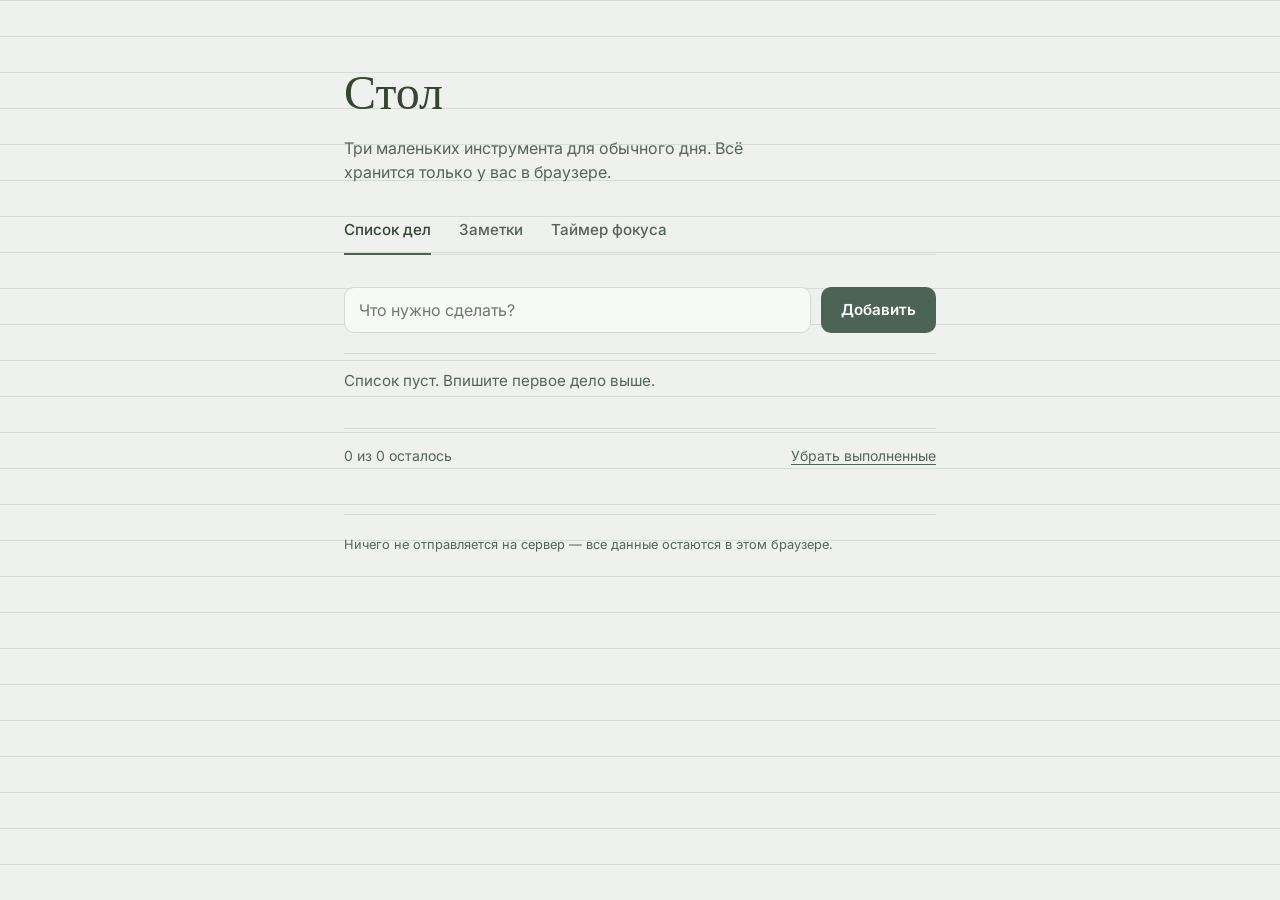
<file: index.html>
<!DOCTYPE html>
<html lang="ru">
<head>
  <meta charset="UTF-8" />
  <meta name="viewport" content="width=device-width, initial-scale=1.0" />
  <title>Стол — три маленьких инструмента</title>
  <meta name="description" content="Список дел, заметки и таймер фокуса в одном тихом уголке браузера." />
  <link rel="icon" href="data:image/svg+xml,<svg xmlns=%22http://www.w3.org/2000/svg%22 viewBox=%220 0 100 100%22><rect width=%22100%22 height=%22100%22 rx=%2222%22 fill=%22%234B6455%22/></svg>" />
  <link rel="preconnect" href="https://fonts.googleapis.com" />
  <link rel="preconnect" href="https://fonts.gstatic.com" crossorigin />
  <link href="https://fonts.googleapis.com/css2?family=Fraunces:opsz,wght@9..144,400;9..144,500;9..144,600&family=Inter:wght@400;500;600&display=swap" rel="stylesheet" />
  <link rel="stylesheet" href="css/style.css" />
</head>
<body>

  <div class="desk">

    <header class="desk__header">
      <h1 class="desk__title">Стол</h1>
      <p class="desk__subtitle">Три маленьких инструмента для обычного дня. Всё хранится только у вас в браузере.</p>
    </header>

    <nav class="tabs" aria-label="Инструменты">
      <button class="tabs__item is-active" data-tab="todo" role="tab" aria-selected="true">Список дел</button>
      <button class="tabs__item" data-tab="notes" role="tab" aria-selected="false">Заметки</button>
      <button class="tabs__item" data-tab="timer" role="tab" aria-selected="false">Таймер фокуса</button>
    </nav>

    <main class="panels">

      <!-- Список дел -->
      <section class="panel is-active" id="panel-todo" role="tabpanel">
        <form class="todo-form" id="todo-form">
          <input
            type="text"
            id="todo-input"
            class="field"
            placeholder="Что нужно сделать?"
            autocomplete="off"
            maxlength="140"
          />
          <button type="submit" class="btn">Добавить</button>
        </form>

        <ul class="todo-list" id="todo-list"></ul>

        <p class="empty-state" id="todo-empty">Список пуст. Впишите первое дело выше.</p>

        <div class="panel-footer" id="todo-footer" hidden>
          <span id="todo-count">0 дел</span>
          <button class="link-btn" id="todo-clear-done" type="button">Убрать выполненные</button>
        </div>
      </section>

      <!-- Заметки -->
      <section class="panel" id="panel-notes" role="tabpanel">
        <textarea
          id="notes-area"
          class="notes-area"
          placeholder="Пишите здесь всё, что нужно держать под рукой — мысли, ссылки, черновики…"
          spellcheck="false"
        ></textarea>
        <div class="panel-footer">
          <span id="notes-status">Сохранено</span>
          <button class="link-btn" id="notes-clear" type="button">Очистить</button>
        </div>
      </section>

      <!-- Таймер фокуса -->
      <section class="panel" id="panel-timer" role="tabpanel">
        <div class="timer">
          <div class="timer__display" id="timer-display">25:00</div>

          <div class="timer__lengths" id="timer-lengths">
            <button class="chip is-active" data-minutes="25" type="button">25 мин</button>
            <button class="chip" data-minutes="15" type="button">15 мин</button>
            <button class="chip" data-minutes="5" type="button">5 мин</button>
          </div>

          <div class="timer__controls">
            <button class="btn" id="timer-toggle" type="button">Начать</button>
            <button class="link-btn" id="timer-reset" type="button">Сбросить</button>
          </div>

          <p class="timer__note" id="timer-note">Один спокойный отрезок времени — без уведомлений и лишнего шума.</p>
        </div>
      </section>

    </main>

    <footer class="desk__foot">
      <span>Ничего не отправляется на сервер — все данные остаются в этом браузере.</span>
    </footer>

  </div>

  <script src="js/app.js"></script>
</body>
</html>
</file>
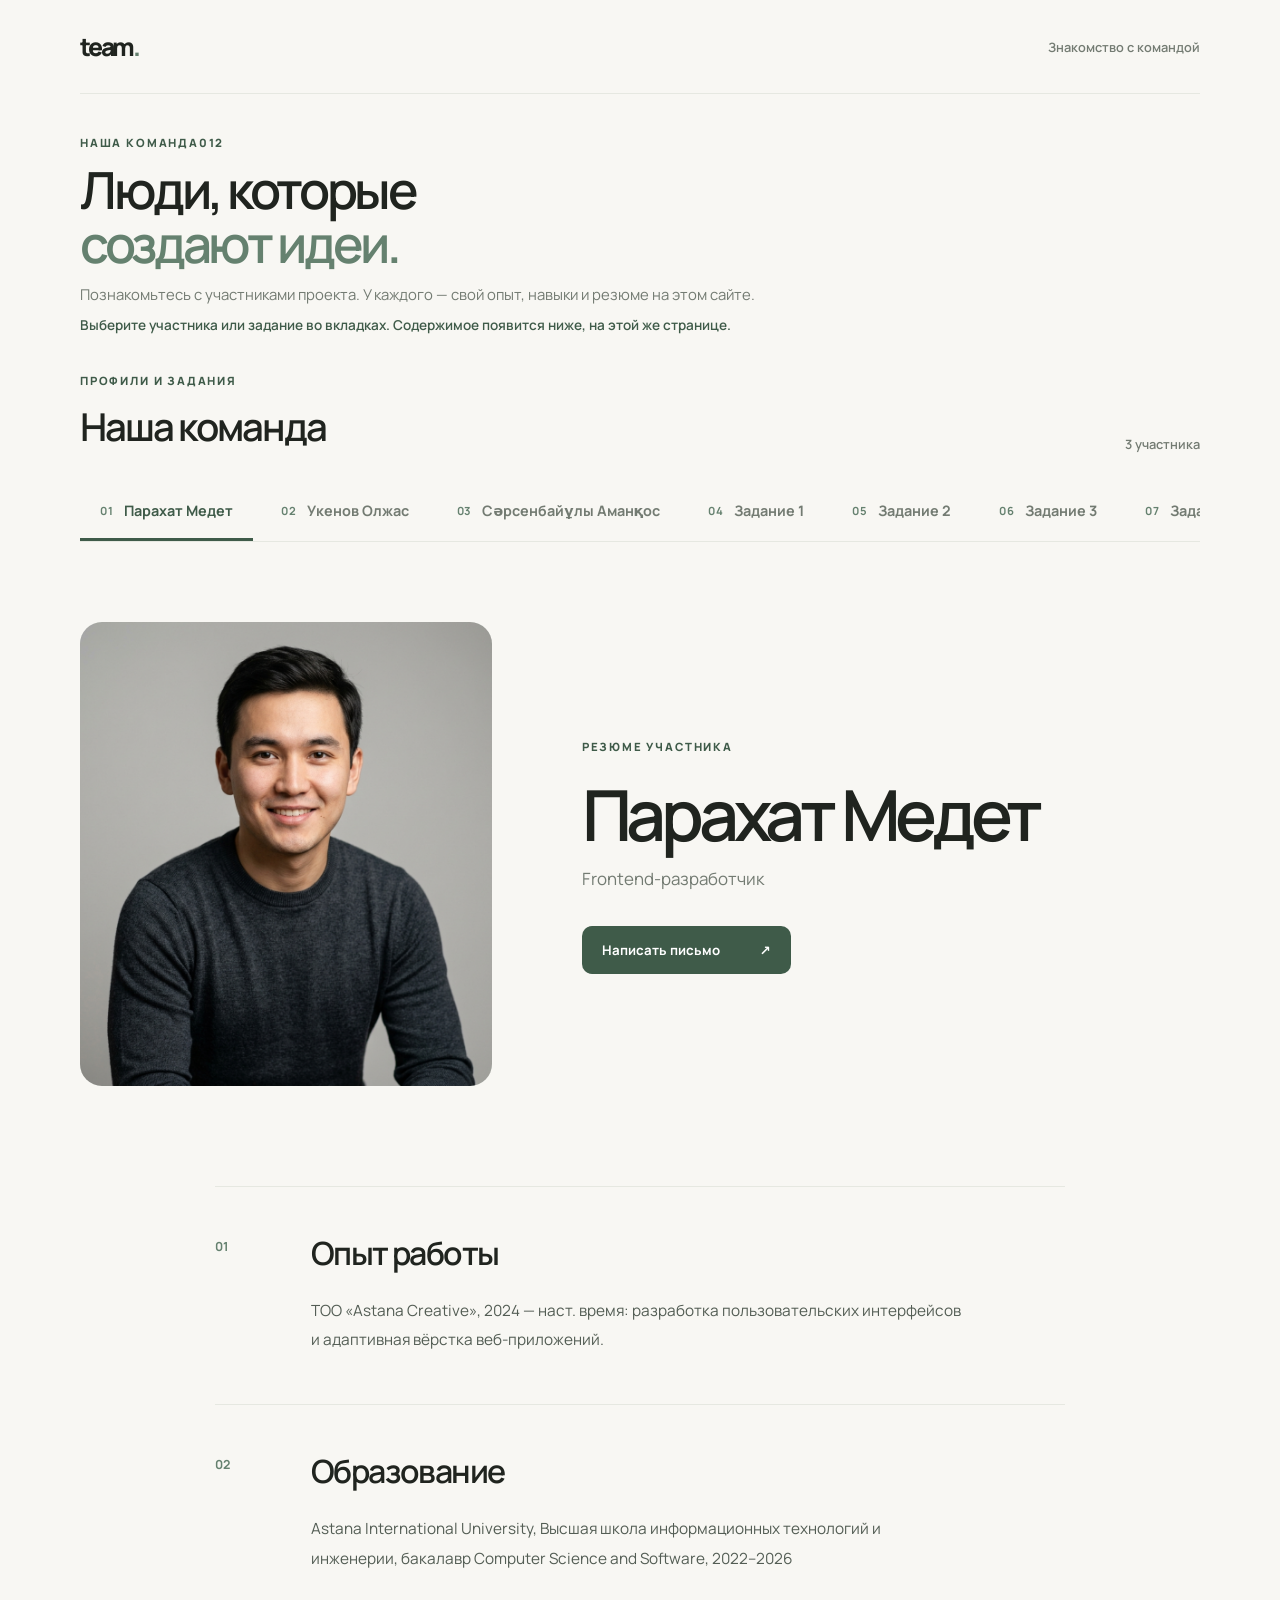
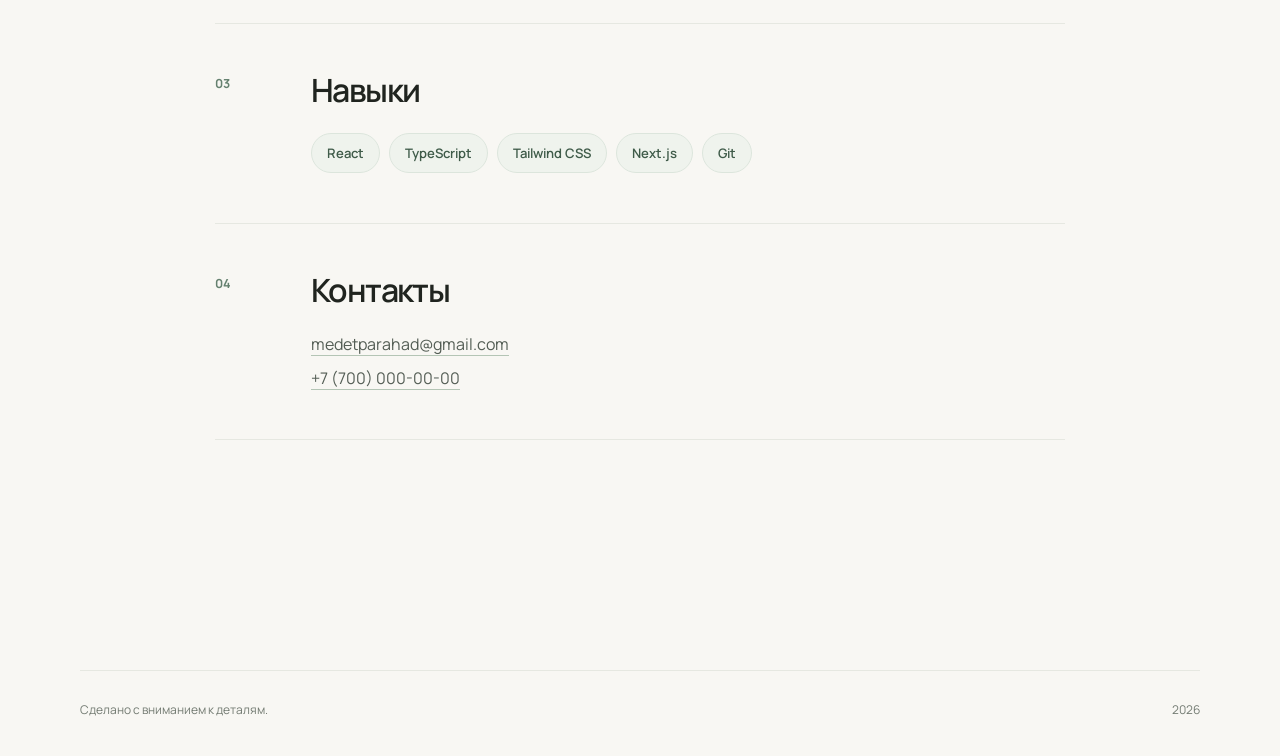
<file: site2_resume/team-site/index.html>
<!DOCTYPE html>
<html lang="ru">
<head>
<meta charset="UTF-8">
<meta name="viewport" content="width=device-width, initial-scale=1.0">
<title>Наша команда</title>
<link rel="icon" href="favicon.svg" type="image/svg+xml">
<link href="https://fonts.googleapis.com/css2?family=Manrope:wght@400;500;600;700;800&display=swap" rel="stylesheet">
<link rel="stylesheet" href="style.css?v=8">
<link rel="stylesheet" href="api-lab.css?v=6">
<link rel="stylesheet" href="users-lab.css?v=4">
</head>
<body>
<div class="site-shell">
  <header class="site-header page-enter">
    <a class="brand" href="index.html">team<span class="brand-dot">.</span></a>
    <span class="header-caption">Знакомство с командой</span>
  </header>

  <main>
    <section class="team-overview page-enter">
      <span class="eyebrow">НАША КОМАНДА012</span>
      <h1>Люди, которые<br><span>создают идеи.</span></h1>
      <p class="subtitle">Познакомьтесь с участниками проекта. У каждого — свой опыт, навыки и резюме на этом сайте.</p>
      <p class="tab-hint">Выберите участника или задание во вкладках. Содержимое появится ниже, на этой же странице.</p>
    </section>

    <section class="team-section" aria-labelledby="team-heading">
      <div class="section-heading">
        <div>
          <span class="eyebrow">ПРОФИЛИ И ЗАДАНИЯ</span>
          <h2 id="team-heading">Наша команда</h2>
        </div>
        <span class="people-count" id="people-count"></span>
      </div>

      <div class="tabs" id="tabs" role="tablist" aria-label="Резюме и задания"></div>

      <div class="profile-main" id="panel" role="tabpanel" tabindex="0" hidden></div>

      <section class="dom-demo" id="task-1" role="tabpanel" aria-labelledby="tab-task1" tabindex="0" hidden>
        <span class="eyebrow">JAVASCRIPT · DOM</span>
        <h2 id="task-1-title">1-тапсырма</h2>
        <p class="dom-demo-intro">Нажимайте на кнопки: текст появится, элементы добавятся или удалятся. На созданный абзац тоже можно нажать.</p>
        <div class="dom-demo-grid task-one-grid">
          <div class="dom-demo-card">
            <span class="demo-number">01 / ТЕКСТ</span>
            <h3>Найти по ID и изменить</h3>
            <p class="demo-result" id="greeting" aria-live="polite">Здесь появится новый текст.</p>
            <button class="demo-button" id="change-greeting" type="button">Показать «Сәлем, әлем!»</button>
          </div>
          <div class="dom-demo-card">
            <span class="demo-number">02 / ЭЛЕМЕНТЫ</span>
            <h3>Добавить и удалить</h3>
            <div class="demo-actions">
              <button class="demo-button" id="add-div" type="button">Добавить новый div</button>
              <button class="demo-button demo-button-secondary" id="remove-div" type="button" disabled>Удалить новый div</button>
            </div>
            <p class="demo-note" id="new-div-status" aria-live="polite">Новый текст появится здесь после нажатия.</p>
            <div id="new-div-container" aria-live="polite"></div>
            <div class="old-element">Я — элемент с классом old-element.</div>
            <button class="demo-button demo-button-secondary" id="remove-old" type="button">Удалить old-element</button>
            <p class="demo-note" id="removed-status" aria-live="polite"></p>
          </div>
          <div class="dom-demo-card">
            <span class="demo-number">03 / АБЗАЦ</span>
            <h3>Создать и изменить</h3>
            <button class="demo-button" id="create-paragraph" type="button">Создать абзац</button>
            <p class="demo-note">После создания нажмите на абзац: изменятся цвет и размер текста.</p>
            <div id="changeable-paragraph"></div>
          </div>
        </div>
      </section>

      <section class="dom-demo" id="task-2" role="tabpanel" aria-labelledby="tab-task2" tabindex="0" hidden>
        <span class="eyebrow">JAVASCRIPT · DOM</span>
        <h2 id="task-2-title">2-тапсырма</h2>
        <p class="dom-demo-intro">Нажмите на кнопку, чтобы добавить или удалить класс active. Список классов обновится ниже и в консоли браузера.</p>
        <div class="dom-demo-grid task-two-grid">
          <div class="dom-demo-card">
            <span class="demo-number">01 / КЛАССЫ</span>
            <h3>Кластарды басқару</h3>
            <p class="demo-label">Состояние элемента</p>
            <div class="class-target" id="class-target">active класын ауыстырыңыз</div>
            <button class="demo-button" id="toggle-active" type="button">Добавить класс active</button>
            <p class="demo-label">Текущий список классов</p>
            <p class="class-list" id="class-list" aria-live="polite"></p>
          </div>
        </div>
      </section>

      <section class="dom-demo" id="task-3" role="tabpanel" aria-labelledby="tab-task3" tabindex="0" hidden>
        <span class="eyebrow">JAVASCRIPT · DOM</span>
        <h2>3-тапсырма · Таблица</h2>
        <p class="dom-demo-intro">Задайте размер таблицы. Нажмите на заголовок строки или столбца, чтобы окрасить только его. Повторное нажатие снимает окраску.</p>
        <div class="dom-demo-card table-card">
          <form class="table-settings" id="table-settings">
            <label>Строки <input id="table-rows" type="number" min="1" max="20" value="5" required></label>
            <label>Столбцы <input id="table-columns" type="number" min="1" max="20" value="5" required></label>
            <button class="demo-button" type="submit">Создать таблицу</button>
          </form>
          <p class="demo-note" id="table-status" role="status">Выберите количество строк и столбцов от 1 до 20.</p>
          <div class="table-scroll" id="table-container"></div>
        </div>
      </section>

      <section class="dom-demo" id="task-4" role="tabpanel" aria-labelledby="tab-task4" tabindex="0" hidden>
        <span class="eyebrow">JAVASCRIPT · DOM</span>
        <h2>4-тапсырма · Тема</h2>
        <p class="dom-demo-intro">Переключите тему сайта. Выбранный режим сохранится после обновления страницы.</p>
        <div class="dom-demo-card theme-card">
          <div>
            <span class="demo-number">НАСТРОЙКА ОФОРМЛЕНИЯ</span>
            <h3>Тёмная тема</h3>
            <p class="demo-note" id="theme-status" role="status">Сейчас включена светлая тема.</p>
          </div>
          <label class="theme-switch">
            <input id="theme-toggle" type="checkbox" role="switch" aria-label="Включить тёмную тему">
            <span class="theme-switch-track" aria-hidden="true"></span>
          </label>
        </div>
      </section>

      <section class="dom-demo api-lab" id="task-5" role="tabpanel" aria-labelledby="tab-task5" tabindex="0" hidden>
        <div class="shop-header">
          <div>
            <span class="eyebrow">ЗАДАНИЕ 5 · CRUD/API</span>
            <h2>Товары</h2>
          </div>
          <button id="open-product-form" class="api-button" type="button">+ Добавить товар</button>
        </div>
        <p class="shop-hint">Добавляйте, изменяйте и удаляйте товары. Изменения на этой странице сохраняются до перезагрузки.</p>

        <dialog id="product-editor-dialog" class="product-dialog editor-dialog" aria-labelledby="form-title">
        <form id="product-form" class="product-editor">
          <div class="editor-heading">
            <h3 id="form-title">Добавить товар</h3>
            <button id="cancel-edit" class="dialog-close" type="button" aria-label="Закрыть окно">×</button>
          </div>
          <div class="editor-fields">
            <label>Название <input id="product-title" type="text" maxlength="80" required autofocus placeholder="Например, Учебный блокнот"></label>
            <label>Цена, $ <input id="product-price" type="number" min="0.01" max="100000" step="0.01" required placeholder="25.00"></label>
            <label>Ссылка на картинку <input id="product-image-url" type="url" placeholder="https://example.com/image.jpg"></label>
            <label>Или загрузить картинку <input id="product-image-file" type="file" accept="image/*"></label>
            <label class="description-field">Описание <textarea id="product-description" rows="4" maxlength="500" required placeholder="Расскажите о товаре"></textarea></label>
          </div>
          <p class="editor-note">По умолчанию карточки получают разные изображения Шрека. Можно указать другую картинку по ссылке или загрузить файл. Загруженный файл останется только в этом браузере до перезагрузки.</p>
          <p id="product-form-error" class="editor-error" role="alert" hidden></p>
          <button class="api-button" id="save-product" type="submit">Добавить товар</button>
        </form>
        </dialog>

        <dialog id="product-details-dialog" class="product-dialog details-dialog" aria-labelledby="product-details-title">
          <div class="details-toolbar">
            <span class="eyebrow">ПОДРОБНОСТИ ТОВАРА</span>
            <button id="close-product-details" class="dialog-close" type="button" aria-label="Закрыть подробности" autofocus>×</button>
          </div>
          <div class="product-details-layout">
            <div class="details-image-wrap"><img id="product-details-image" class="details-image" alt=""></div>
            <div class="details-info">
              <h2 id="product-details-title"></h2>
              <p id="product-details-price" class="details-price"></p>
              <h3>Описание</h3>
              <p id="product-details-description" class="details-description"></p>
            </div>
          </div>
          <section class="product-reviews" aria-labelledby="product-reviews-title">
            <div class="reviews-heading">
              <h3 id="product-reviews-title">Отзывы</h3>
              <span class="reviews-label">Демонстрационные</span>
            </div>
            <div id="product-review-list" class="review-list"></div>
          </section>
        </dialog>

        <p id="product-message" class="shop-message" role="status">Загрузка товаров…</p>
        <div id="product-list" class="product-list"></div>
      </section>

      <section class="dom-demo users-lab" id="task-6" role="tabpanel" aria-labelledby="tab-task6" tabindex="0" hidden>
        <span class="eyebrow">ЗАДАНИЕ 6 · GET /users/:id И /todos/user/:id</span>
        <h2>Задачи и авторы</h2>
        <p class="dom-demo-intro">Найдите пользователя или отдельную задачу по ID. ID задачи указан рядом с галочкой, ID автора — рядом с ником. Нажмите на ник, чтобы открыть профиль и его задачи.</p>
        <div class="todo-app" data-mode="lookup"></div>
      </section>

      <section class="dom-demo users-lab" id="task-7" role="tabpanel" aria-labelledby="tab-task7" tabindex="0" hidden>
        <span class="eyebrow">ЗАДАНИЕ 7 · ФИЛЬТР</span>
        <h2>Фильтр задач</h2>
        <p class="dom-demo-intro">Отберите задачи по автору, тексту и состоянию: все, выполненные или невыполненные.</p>
        <div class="todo-app" data-mode="filter"></div>
      </section>

      <section class="dom-demo users-lab" id="task-8" role="tabpanel" aria-labelledby="tab-task8" tabindex="0" hidden>
        <span class="eyebrow">ЗАДАНИЕ 8 · СОРТИРОВКА</span>
        <h2>Сортировка задач</h2>
        <p class="dom-demo-intro">Упорядочьте задачи по названию, автору, ID или выполнению. Сортировка работает вместе с фильтрами.</p>
        <div class="todo-app" data-mode="sort"></div>
      </section>

      <dialog id="user-details-dialog" class="user-dialog" aria-label="Профиль автора и его задачи">
        <div class="user-dialog-layout">
          <div class="user-profile-pane" id="user-details-content"></div>
          <div class="user-tasks-pane">
            <div class="user-dialog-header">
              <h3>Задачи автора</h3>
              <button id="close-user-details" type="button" aria-label="Закрыть окно">×</button>
            </div>
            <div class="user-dialog-filters">
              <select id="modal-task-status" aria-label="Фильтр задач автора"><option value="all">Все</option><option value="open">Не выполнены</option><option value="done">Выполнены</option></select>
              <select id="modal-task-sort" aria-label="Сортировка задач автора"><option value="id">По ID</option><option value="title">По названию</option><option value="status">По выполнению</option></select>
              <button id="modal-add-task" type="button" title="Добавить задачу" aria-label="Добавить задачу">+</button>
            </div>
            <p id="modal-task-count" class="todo-count" role="status"></p>
            <div id="modal-task-list" class="todo-list"></div>
          </div>
        </div>
      </dialog>

      <dialog id="todo-editor-dialog" class="todo-editor-dialog" aria-labelledby="todo-editor-title">
        <form id="todo-editor-form">
          <h3 id="todo-editor-title">Новая задача</h3>
          <label class="todo-editor-text">Текст задачи <input id="todo-editor-text" type="text" maxlength="200" required placeholder="Напишите задачу"></label>
          <p id="todo-editor-error" class="todo-editor-error" role="alert" hidden></p>
          <div class="todo-editor-actions">
            <label for="todo-editor-user-id">ID пользователя <input id="todo-editor-user-id" type="number" min="1" step="1" required></label>
            <button id="todo-editor-cancel" type="button">Отмена</button>
            <button id="todo-editor-save" type="submit">Сохранить</button>
          </div>
        </form>
      </dialog>
    </section>
  </main>

  <footer class="site-footer"><span>Сделано с вниманием к деталям.</span><span>2026</span></footer>
</div>

<!-- data.js — здесь редактируется информация о людях -->
<script src="data.js"></script>
<script src="script.js?v=12"></script>
<script src="dom-task.js?v=10"></script>
<script src="api-lab.js?v=7"></script>
<script src="users-lab.js?v=6"></script>
</body>
</html>
</file>
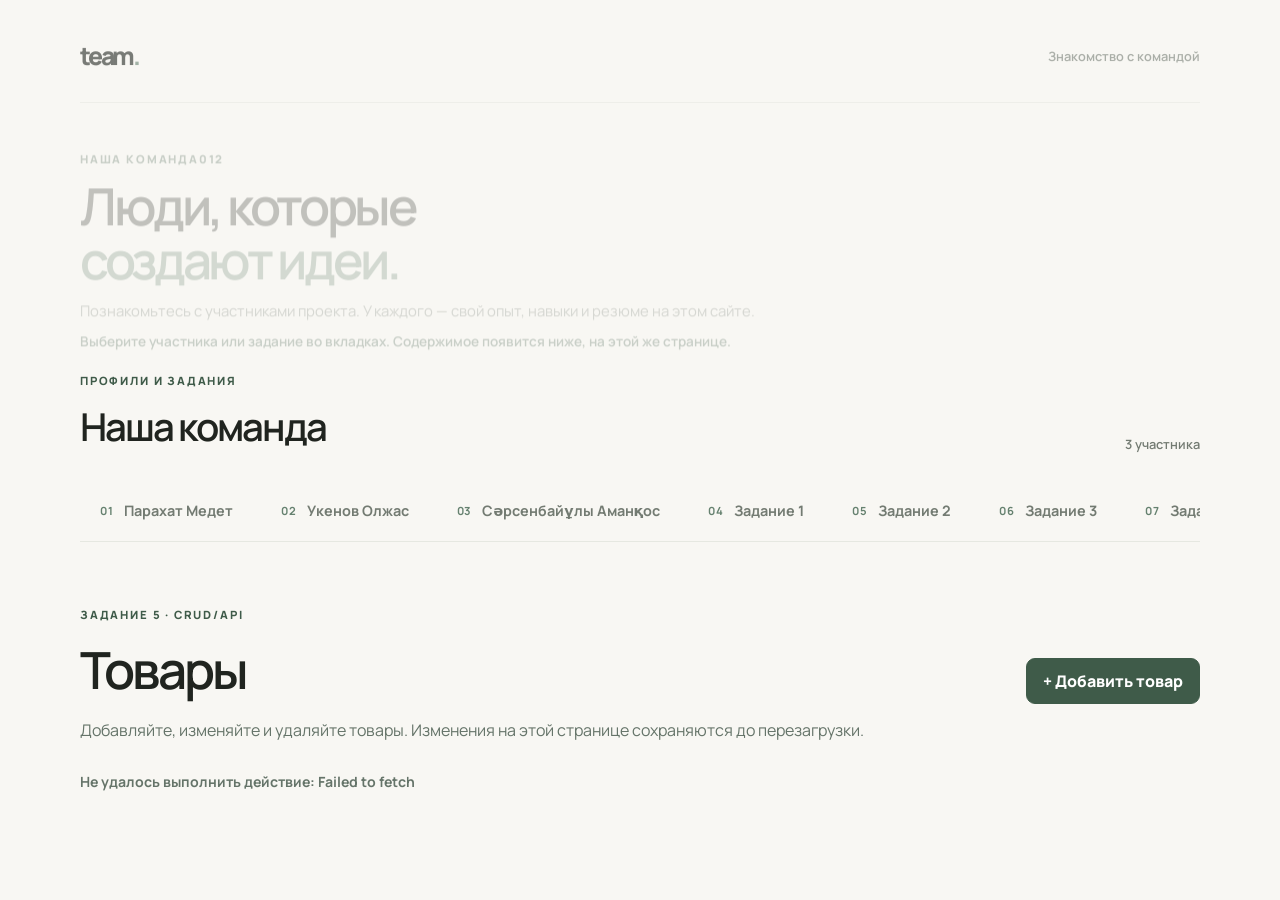
<file: site2_resume/team-site/api-lab.html>
<!doctype html>
<html lang="ru">
<head>
  <meta charset="UTF-8">
  <meta name="viewport" content="width=device-width, initial-scale=1">
  <meta http-equiv="refresh" content="0; url=index.html?view=task5">
  <title>Переход к заданию 5</title>
</head>
<body>
  <p><a href="index.html?view=task5">Открыть задание 5 CRUD/API</a></p>
</body>
</html>
</file>
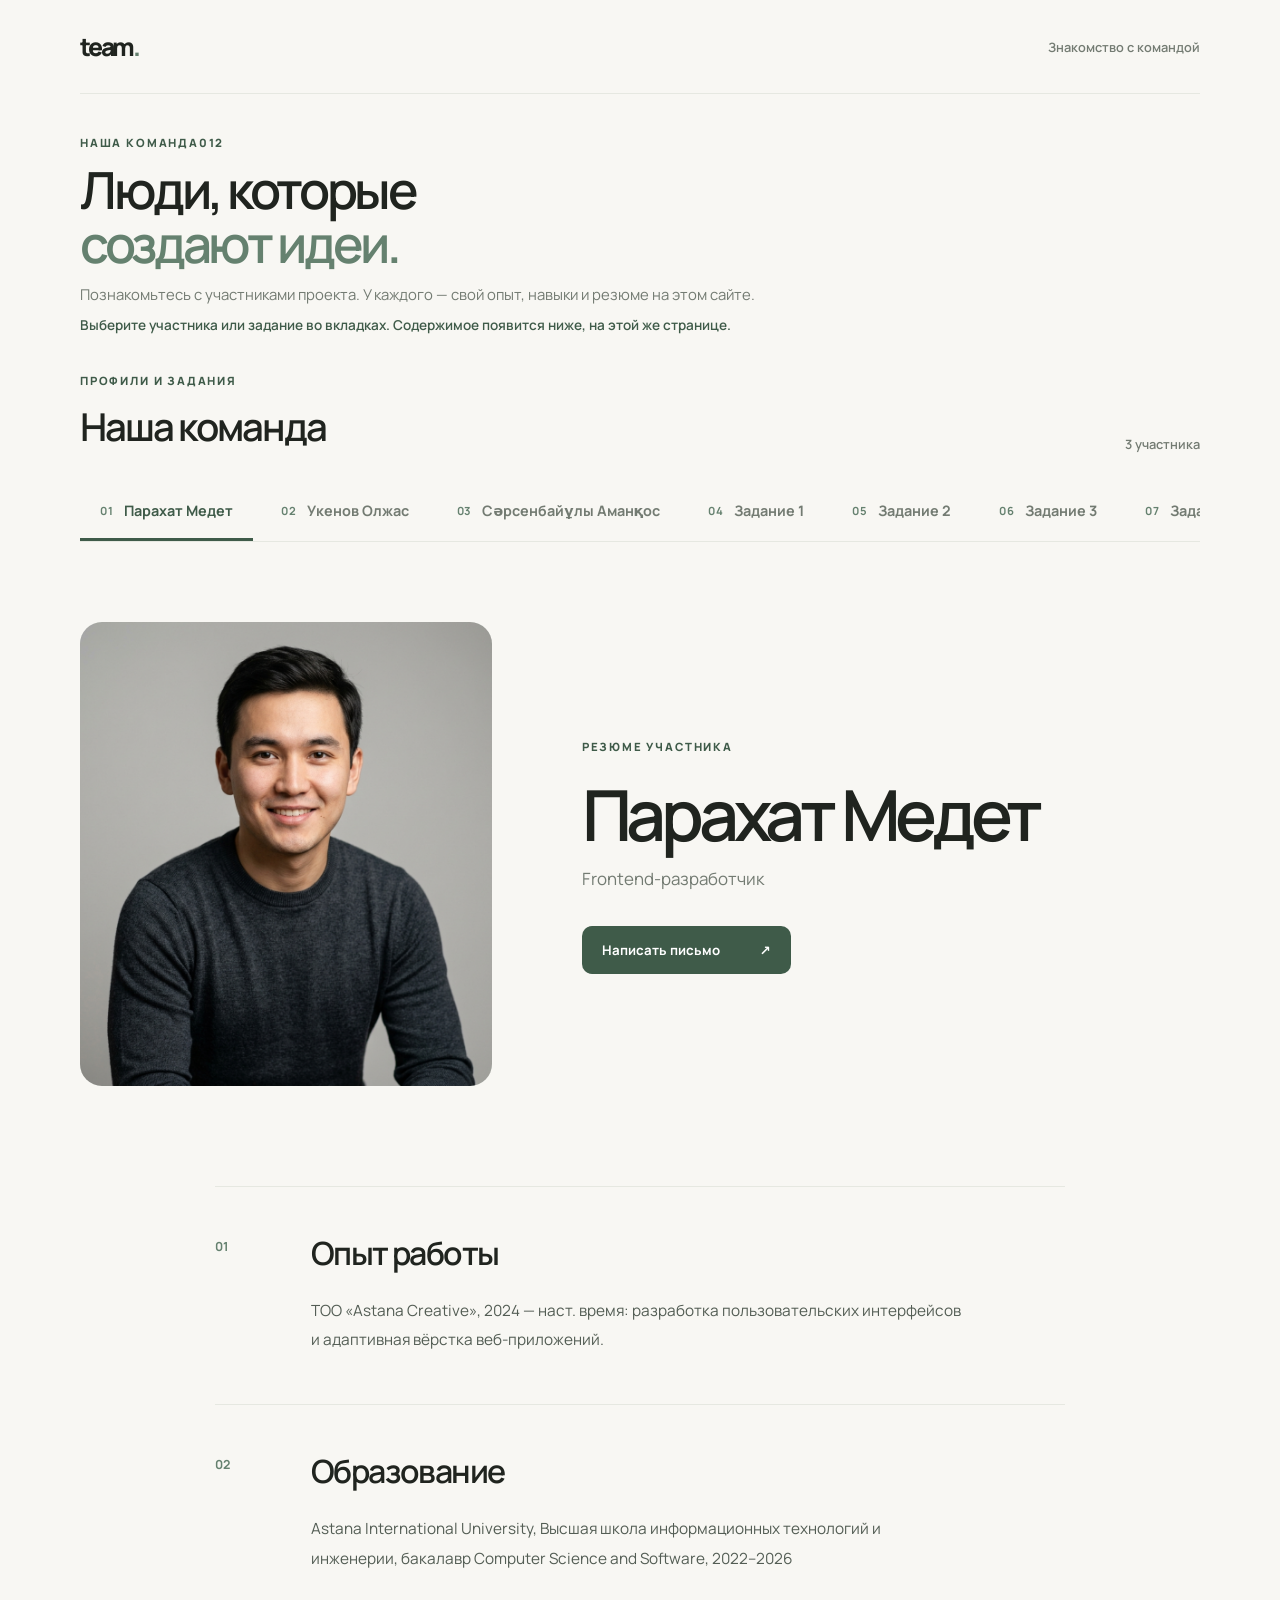
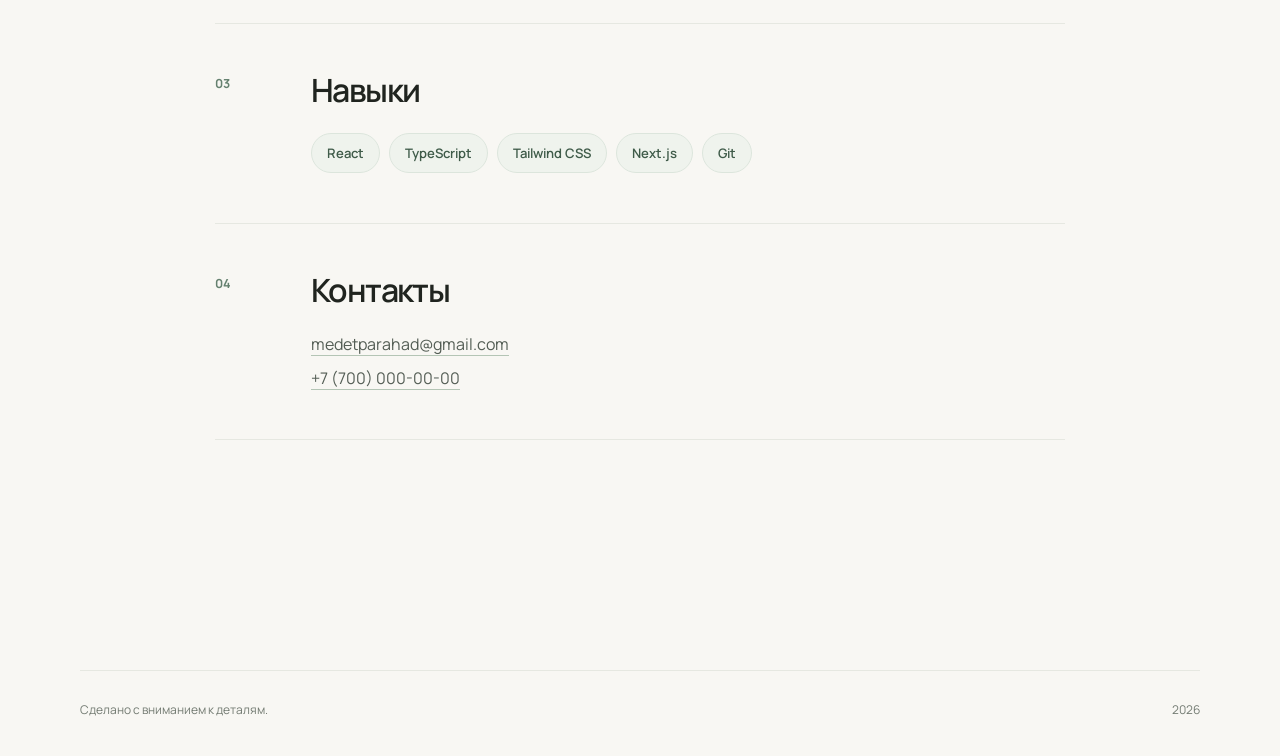
<file: site2_resume/team-site/profile.html>
<!DOCTYPE html>
<html lang="ru">
<head>
<meta charset="UTF-8">
<meta name="viewport" content="width=device-width, initial-scale=1.0">
<title>Переход к резюме</title>
<script>
  const person = new URLSearchParams(location.search).get("person");
  location.replace(person === null ? "index.html" : `index.html?person=${encodeURIComponent(person)}`);
</script>
</head>
<body></body>
</html>
</file>
<file: css/style.css>
/* ----------------------------------------------------------
   Токены темы
---------------------------------------------------------- */
:root {
  --bg: #EEF1EE;
  --bg-raised: #F7F9F7;
  --ink: #1F2A24;
  --ink-soft: #55645B;
  --line: #D6DCD5;
  --moss: #4B6455;
  --moss-deep: #35472F;
  --gold: #B9945C;
  --danger: #A6503C;

  --font-display: "Fraunces", Georgia, serif;
  --font-body: "Inter", system-ui, -apple-system, sans-serif;

  --radius: 10px;
  --gap: 1.5rem;
}

@media (prefers-reduced-motion: no-preference) {
  :root { --transition: 160ms ease; }
}
@media (prefers-reduced-motion: reduce) {
  :root { --transition: 0ms; }
}

* { box-sizing: border-box; }

html, body {
  margin: 0;
  padding: 0;
}

body {
  background: var(--bg);
  background-image:
    linear-gradient(var(--line) 1px, transparent 1px);
  background-size: 100% 2.25rem;
  color: var(--ink);
  font-family: var(--font-body);
  line-height: 1.5;
  -webkit-font-smoothing: antialiased;
}

:focus-visible {
  outline: 2px solid var(--moss);
  outline-offset: 2px;
}

/* ----------------------------------------------------------
   Каркас
---------------------------------------------------------- */
.desk {
  max-width: 640px;
  margin: 0 auto;
  padding: 3.5rem 1.5rem 4rem;
}

.desk__header {
  margin-bottom: 2.25rem;
}

.desk__title {
  font-family: var(--font-display);
  font-weight: 500;
  font-size: clamp(2.25rem, 5vw, 3rem);
  margin: 0 0 0.5rem;
  color: var(--moss-deep);
}

.desk__subtitle {
  margin: 0;
  max-width: 46ch;
  color: var(--ink-soft);
  font-size: 1rem;
}

/* ----------------------------------------------------------
   Вкладки
---------------------------------------------------------- */
.tabs {
  display: flex;
  gap: 1.75rem;
  border-bottom: 1px solid var(--line);
  margin-bottom: 2rem;
}

.tabs__item {
  appearance: none;
  background: none;
  border: none;
  cursor: pointer;
  font-family: var(--font-body);
  font-size: 0.95rem;
  font-weight: 500;
  color: var(--ink-soft);
  padding: 0 0 0.85rem;
  margin-bottom: -1px;
  border-bottom: 2px solid transparent;
  transition: color var(--transition), border-color var(--transition);
}

.tabs__item:hover {
  color: var(--ink);
}

.tabs__item.is-active {
  color: var(--moss-deep);
  border-bottom-color: var(--moss);
}

/* ----------------------------------------------------------
   Панели
---------------------------------------------------------- */
.panel {
  display: none;
}

.panel.is-active {
  display: block;
  animation: rise 220ms ease;
}

@keyframes rise {
  from { opacity: 0; transform: translateY(4px); }
  to { opacity: 1; transform: translateY(0); }
}

@media (prefers-reduced-motion: reduce) {
  .panel.is-active { animation: none; }
}

.panel-footer {
  display: flex;
  align-items: center;
  justify-content: space-between;
  margin-top: 1.25rem;
  padding-top: 1rem;
  border-top: 1px solid var(--line);
  font-size: 0.875rem;
  color: var(--ink-soft);
}

/* ----------------------------------------------------------
   Общие элементы форм
---------------------------------------------------------- */
.field {
  font-family: var(--font-body);
  font-size: 1rem;
  color: var(--ink);
  background: var(--bg-raised);
  border: 1px solid var(--line);
  border-radius: var(--radius);
  padding: 0.75rem 0.9rem;
  width: 100%;
  transition: border-color var(--transition);
}

.field:hover { border-color: var(--ink-soft); }
.field:focus { border-color: var(--moss); }

.btn {
  font-family: var(--font-body);
  font-weight: 600;
  font-size: 0.95rem;
  color: #fff;
  background: var(--moss);
  border: none;
  border-radius: var(--radius);
  padding: 0.75rem 1.25rem;
  cursor: pointer;
  white-space: nowrap;
  transition: background var(--transition), transform var(--transition);
}

.btn:hover { background: var(--moss-deep); }
.btn:active { transform: translateY(1px); }

.link-btn {
  appearance: none;
  background: none;
  border: none;
  padding: 0;
  color: var(--ink-soft);
  font-family: var(--font-body);
  font-size: 0.875rem;
  text-decoration: underline;
  text-underline-offset: 3px;
  cursor: pointer;
  transition: color var(--transition);
}

.link-btn:hover { color: var(--danger); }

/* ----------------------------------------------------------
   Список дел
---------------------------------------------------------- */
.todo-form {
  display: flex;
  gap: 0.6rem;
  margin-bottom: 1.25rem;
}

.todo-list {
  list-style: none;
  margin: 0;
  padding: 0;
}

.todo-item {
  display: flex;
  align-items: flex-start;
  gap: 0.75rem;
  padding: 0.65rem 0;
  border-bottom: 1px solid var(--line);
}

.todo-item:first-child { border-top: 1px solid var(--line); }

.todo-item__check {
  flex-shrink: 0;
  width: 1.2rem;
  height: 1.2rem;
  margin-top: 0.15rem;
  border-radius: 50%;
  border: 1.5px solid var(--ink-soft);
  background: transparent;
  cursor: pointer;
  transition: background var(--transition), border-color var(--transition);
}

.todo-item__check:hover { border-color: var(--moss); }

.todo-item.is-done .todo-item__check {
  background: var(--moss);
  border-color: var(--moss);
}

.todo-item__text {
  flex: 1;
  word-break: break-word;
}

.todo-item.is-done .todo-item__text {
  color: var(--ink-soft);
  text-decoration: line-through;
}

.todo-item__remove {
  appearance: none;
  background: none;
  border: none;
  color: var(--ink-soft);
  font-size: 1.1rem;
  line-height: 1;
  cursor: pointer;
  padding: 0.1rem 0.3rem;
  transition: color var(--transition);
}

.todo-item__remove:hover { color: var(--danger); }

.empty-state {
  color: var(--ink-soft);
  font-size: 0.95rem;
  padding: 1rem 0;
  border-top: 1px solid var(--line);
  margin: 0;
}

/* ----------------------------------------------------------
   Заметки
---------------------------------------------------------- */
.notes-area {
  width: 100%;
  min-height: 260px;
  resize: vertical;
  font-family: var(--font-body);
  font-size: 1rem;
  line-height: 1.6;
  color: var(--ink);
  background: var(--bg-raised);
  border: 1px solid var(--line);
  border-radius: var(--radius);
  padding: 1rem 1.1rem;
  transition: border-color var(--transition);
}

.notes-area:focus { border-color: var(--moss); }

/* ----------------------------------------------------------
   Таймер
---------------------------------------------------------- */
.timer {
  text-align: center;
  padding: 1.5rem 0 0.5rem;
}

.timer__display {
  font-family: var(--font-display);
  font-weight: 500;
  font-size: clamp(3.5rem, 14vw, 5rem);
  color: var(--moss-deep);
  letter-spacing: 0.02em;
  margin-bottom: 1.5rem;
  font-variant-numeric: tabular-nums;
}

.timer__lengths {
  display: flex;
  justify-content: center;
  gap: 0.6rem;
  margin-bottom: 1.75rem;
}

.chip {
  appearance: none;
  background: var(--bg-raised);
  border: 1px solid var(--line);
  border-radius: 999px;
  padding: 0.45rem 1rem;
  font-family: var(--font-body);
  font-size: 0.875rem;
  color: var(--ink-soft);
  cursor: pointer;
  transition: border-color var(--transition), color var(--transition);
}

.chip:hover { border-color: var(--moss); }

.chip.is-active {
  border-color: var(--moss);
  color: var(--moss-deep);
  background: #E7ECE4;
}

.timer__controls {
  display: flex;
  justify-content: center;
  align-items: center;
  gap: 1.25rem;
  margin-bottom: 1.5rem;
}

.timer__note {
  color: var(--ink-soft);
  font-size: 0.875rem;
  max-width: 34ch;
  margin: 0 auto;
}

/* ----------------------------------------------------------
   Подвал
---------------------------------------------------------- */
.desk__foot {
  margin-top: 3rem;
  padding-top: 1.25rem;
  border-top: 1px solid var(--line);
  color: var(--ink-soft);
  font-size: 0.8rem;
}

/* ----------------------------------------------------------
   Мобильная адаптация
---------------------------------------------------------- */
@media (max-width: 480px) {
  .desk { padding: 2.25rem 1.1rem 3rem; }
  .tabs { gap: 1.1rem; }
  .todo-form { flex-direction: column; }
  .todo-form .btn { width: 100%; }
}
</file>
<file: site2_resume/team-site/style.css>
:root { --bg:#f8f7f3; --surface:#fff; --ink:#20241f; --muted:#737b72; --line:#e6e8e1; --accent:#65816f; --accent-dark:#3f5b49; }
:root[data-theme="dark"] { color-scheme:dark; --bg:#111216; --surface:#1b1d23; --ink:#f1f2f5; --muted:#aeb1bb; --line:#343740; --accent:#aebcff; --accent-dark:#c2ccff; }
* { box-sizing:border-box; }
[hidden] { display:none !important; }
html { scroll-behavior:smooth; }
body { margin:0; color:var(--ink); background:var(--bg); font-family:Manrope,system-ui,sans-serif; -webkit-font-smoothing:antialiased; }
a { color:inherit; } button { font:inherit; } ::selection { background:#dce9de; }
.site-shell { width:min(1120px,calc(100% - 48px)); margin:0 auto; }
.site-header { min-height:94px; display:flex; align-items:center; justify-content:space-between; border-bottom:1px solid var(--line); }
.brand { font-size:1.55rem; font-weight:800; letter-spacing:-.09em; text-decoration:none; }
.brand-dot { color:var(--accent); }
.header-caption,.people-count { color:var(--muted); font-size:.8rem; font-weight:600; }
.header-links { display:flex; align-items:center; gap:24px; }
.header-links a { color:var(--accent-dark); font-size:.85rem; font-weight:700; text-decoration:none; }
.header-links a:hover { text-decoration:underline; }
.team-overview { padding:36px 0 34px; max-width:740px; }
.eyebrow { color:var(--accent-dark); font-size:.71rem; font-weight:800; letter-spacing:.16em; }
.team-overview h1 { margin:10px 0 12px; font-size:clamp(2.4rem,4vw,3.3rem); letter-spacing:-.065em; line-height:1.06; font-weight:600; }
.team-overview h1 span { color:var(--accent); }
.subtitle { margin:0; max-width:680px; color:var(--muted); line-height:1.6; font-size:.93rem; }
.tab-hint { margin:10px 0 0; color:var(--accent-dark); font-size:.85rem; font-weight:600; }
.team-section { padding-bottom:100px; }
.dom-demo { padding:60px 0 50px; }
.dom-demo h2 { margin:10px 0 16px; font-size:clamp(2.2rem,4vw,3.4rem); letter-spacing:-.055em; font-weight:600; }
.dom-demo-intro { max-width:680px; margin:0 0 36px; color:var(--muted); font-size:1rem; line-height:1.7; }
.dom-demo-grid { display:grid; grid-template-columns:repeat(2,minmax(0,1fr)); gap:18px; }
.task-one-grid .dom-demo-card:last-child { grid-column:1 / -1; }
.task-two-grid { grid-template-columns:minmax(0,650px); }
.dom-demo-card { min-width:0; min-height:380px; padding:36px; background:var(--surface); border:1px solid var(--line); border-radius:18px; box-shadow:0 8px 24px rgba(28,42,29,.025); }
.demo-number { color:var(--accent-dark); font-size:.7rem; font-weight:800; letter-spacing:.14em; }
.dom-demo-card h3 { margin:12px 0 28px; font-size:1.45rem; letter-spacing:-.04em; }
.dom-demo-card p { margin:0 0 18px; }
.dom-demo-card .demo-label { margin:24px 0 10px; color:var(--muted); font-size:.75rem; font-weight:700; text-transform:uppercase; letter-spacing:.08em; }
.dom-demo-card .demo-result { padding:20px 22px; border-radius:12px; background:#eff3ed; color:var(--accent-dark); font-size:1.45rem; font-weight:700; }
.dom-demo-card .demo-note { color:var(--accent-dark); font-size:.85rem; font-weight:600; }
.old-element { padding:16px 18px; margin:24px 0 14px; border:1px dashed #b9cdbd; border-radius:10px; background:#f8faf7; }
.demo-actions { display:flex; flex-wrap:wrap; gap:10px; }
.changeable-paragraph { display:inline-block; cursor:pointer; padding:18px 22px; border-radius:12px; background:#eff3ed; font-size:1.05rem; font-weight:700; transition:color .2s ease,font-size .2s ease,background-color .2s ease; }
.changeable-paragraph:focus-visible,.demo-button:focus-visible { outline:3px solid var(--accent); outline-offset:4px; }
.class-target { display:block; padding:20px 22px; margin-bottom:18px; border:2px solid #dce5dc; border-radius:12px; background:#f8faf7; font-size:1.08rem; font-weight:700; transition:background .2s ease,color .2s ease,border-color .2s ease; }
.class-target.active { background:var(--accent-dark); border-color:var(--accent-dark); color:white; }
.demo-button { display:block; cursor:pointer; padding:13px 20px; margin-bottom:18px; border:0; border-radius:10px; background:var(--accent-dark); color:white; font-weight:700; }
.demo-button-secondary { border:1px solid #cad9ce; background:#eff3ed; color:var(--accent-dark); }
.demo-button:not(.demo-button-secondary):hover { background:#294331; }
.demo-button-secondary:hover { background:#dce9de; }
.demo-button:disabled { cursor:not-allowed; opacity:.45; }
.dom-demo-card .class-list { margin:0; color:var(--muted); font-size:.85rem; overflow-wrap:anywhere; }
.new-div { margin:0 0 18px; padding:16px 18px; border:2px solid #cad9ce; border-radius:10px; background:#eff3ed; color:var(--accent-dark); font-size:1.05rem; font-weight:700; }
.table-card { min-height:0; }
.table-settings { display:flex; flex-wrap:wrap; align-items:end; gap:14px; margin-bottom:18px; }
.table-settings label { display:grid; gap:8px; color:var(--muted); font-size:.82rem; font-weight:700; }
.table-settings input { width:110px; padding:12px; border:1px solid var(--line); border-radius:10px; background:var(--surface); color:var(--ink); font:inherit; }
.table-settings .demo-button { margin:0; }
.table-scroll { max-width:100%; overflow:auto; }
.interactive-table { border-collapse:separate; border-spacing:4px; margin-top:14px; }
.interactive-table th, .interactive-table td { min-width:84px; height:48px; padding:0 10px; border-radius:8px; background:#eff3ed; text-align:center; font-weight:700; transition:background .15s ease; }
.interactive-table th { background:#dce9de; }
.interactive-table .is-selected-row { background:#b8d9bc; }
.interactive-table .is-selected-column { background:#b8d9bc; }
.interactive-table button { width:100%; min-height:48px; padding:8px; border:0; background:transparent; color:#253b2b; cursor:pointer; font:inherit; font-weight:800; }
.interactive-table button[aria-pressed="true"] { text-decoration:underline; text-underline-offset:4px; }
.interactive-table button:focus-visible { outline:3px solid var(--accent); outline-offset:2px; }
.theme-card { min-height:220px; display:flex; align-items:center; justify-content:space-between; gap:24px; }
.theme-card h3 { margin-bottom:12px; }
.theme-switch { position:relative; display:block; flex:none; width:72px; height:42px; cursor:pointer; }
.theme-switch input { position:absolute; width:100%; height:100%; margin:0; opacity:0; cursor:pointer; }
.theme-switch-track { display:block; width:100%; height:100%; border-radius:30px; background:#c8d3cb; transition:background .2s ease; }
.theme-switch-track::after { content:""; position:absolute; top:5px; left:5px; width:32px; height:32px; border-radius:50%; background:white; box-shadow:0 2px 6px #0002; transition:transform .2s ease; }
.theme-switch input:checked + .theme-switch-track { background:#6879b2; }
.theme-switch input:checked + .theme-switch-track::after { transform:translateX(30px); }
.theme-switch input:focus-visible + .theme-switch-track { outline:3px solid var(--accent); outline-offset:4px; }
:root[data-theme="dark"] .dom-demo-card, :root[data-theme="dark"] .profile-main { color:var(--ink); }
:root[data-theme="dark"] .demo-result, :root[data-theme="dark"] .new-div, :root[data-theme="dark"] .old-element, :root[data-theme="dark"] .class-target, :root[data-theme="dark"] .changeable-paragraph, :root[data-theme="dark"] .skills span { background:#272a32; border-color:var(--line); color:var(--ink); }
:root[data-theme="dark"] .demo-button { background:#52649e; color:white; }
:root[data-theme="dark"] .demo-button-secondary { background:#292d38; border:1px solid var(--line); }
:root[data-theme="dark"] .demo-button:not(.demo-button-secondary):hover { background:#6879b2; }
:root[data-theme="dark"] .demo-button-secondary:hover { background:#343949; }
:root[data-theme="dark"] .class-target.active { background:#52649e; border-color:#7789c5; }
:root[data-theme="dark"] .profile-section p, :root[data-theme="dark"] .contact-list a { color:var(--muted); }
:root[data-theme="dark"] .interactive-table td { background:#292d36; }
:root[data-theme="dark"] .interactive-table th { background:#343946; }
:root[data-theme="dark"] .interactive-table .is-selected-row, :root[data-theme="dark"] .interactive-table .is-selected-column { background:#536596; }
:root[data-theme="dark"] .interactive-table button { color:white; }
:root[data-theme="dark"] .contact-button { background:#52649e; color:white; }
:root[data-theme="dark"] .contact-button:hover { background:#6879b2; }
:root[data-theme="dark"] .profile-photo-wrap { background:#292d36; }
:root[data-theme="dark"] ::selection { background:#52649e; color:white; }
:root[data-theme="dark"] .yuhu-btn { background:var(--surface); color:var(--ink); }
.section-heading { display:flex; justify-content:space-between; align-items:end; margin-bottom:30px; }
.section-heading h2 { margin:10px 0 0; font-size:clamp(1.75rem,3vw,2.4rem); letter-spacing:-.055em; font-weight:600; }
.tabs { display:flex; align-items:stretch; gap:8px; overflow-x:auto; border-bottom:1px solid var(--line); scrollbar-width:thin; scroll-padding-inline:16px; }
.tab { flex:0 0 auto; display:inline-flex; align-items:center; gap:10px; padding:18px 20px; border:0; border-bottom:3px solid transparent; background:transparent; color:var(--muted); font-size:.9rem; font-weight:700; white-space:nowrap; cursor:pointer; transition:color .2s ease,border-color .2s ease; }
.tab:hover { color:var(--accent-dark); }
.tab[aria-selected="true"] { color:var(--accent-dark); border-bottom-color:var(--accent-dark); }
.tab-number { color:var(--accent); font-size:.7rem; letter-spacing:.08em; }
.tab:focus-visible,.back-link:focus-visible,.contact-button:focus-visible,.contact-list a:focus-visible,.brand:focus-visible,.yuhu-btn:focus-visible { outline:3px solid var(--accent); outline-offset:4px; }
.site-footer { display:flex; justify-content:space-between; gap:20px; padding:30px 0 38px; border-top:1px solid var(--line); color:var(--muted); font-size:.75rem; }
.back-link { display:inline-flex; align-items:center; gap:10px; text-decoration:none; color:var(--muted); font-size:.82rem; font-weight:600; transition:color .25s ease,transform .25s ease; }
.back-link[hidden] { display:none; }
.back-link:hover { color:var(--accent-dark); transform:translateX(-3px); }
.profile-main { min-height:70vh; }
.profile-hero { display:grid; grid-template-columns:minmax(250px,.8fr) 1.2fr; gap:clamp(40px,7vw,100px); align-items:center; padding:80px 0 100px; }
.profile-photo-wrap { width:100%; aspect-ratio:4 / 4.5; overflow:hidden; border-radius:22px; background:#e8ede7; }
.avatar { display:block; width:100%; height:100%; object-fit:cover; object-position:center 25%; }
.profile-intro h1 { margin:20px 0 14px; font-size:clamp(2.9rem,5.5vw,5.6rem); font-weight:600; line-height:1.1; letter-spacing:-.075em; }
.profile-role { margin:0 0 36px; color:var(--muted); font-size:1.06rem; }
.contact-button { display:inline-flex; align-items:center; gap:40px; padding:15px 20px; border-radius:10px; background:var(--accent-dark); color:white; font-size:.83rem; font-weight:700; text-decoration:none; transition:background .25s ease,transform .25s ease; }
.contact-button:hover { background:#294331; transform:translateY(-3px); }
.profile-content { max-width:850px; margin:0 auto 130px; border-top:1px solid var(--line); }
.profile-section { display:grid; grid-template-columns:72px 1fr; gap:24px; padding:44px 0 50px; border-bottom:1px solid var(--line); }
.section-number { padding-top:7px; color:var(--accent); font-size:.78rem; font-weight:700; }
.profile-section h2 { margin:0 0 21px; font-size:clamp(1.5rem,3vw,2rem); font-weight:600; letter-spacing:-.05em; }
.profile-section p { max-width:650px; margin:0; color:#535d54; line-height:1.9; font-size:.96rem; }
.skills { display:flex; flex-wrap:wrap; gap:9px; }
.skills span { padding:10px 15px; border:1px solid #dce5dc; border-radius:100px; background:#eff3ed; color:var(--accent-dark); font-size:.82rem; font-weight:600; }
.contact-list { display:flex; flex-direction:column; align-items:flex-start; gap:12px; }
.contact-list a { color:#535d54; text-decoration-color:#b4c5b5; text-underline-offset:5px; overflow-wrap:anywhere; }
.contact-list a:hover { color:var(--accent-dark); }
.not-found { padding:120px 0; } .not-found h1 { font-size:clamp(2.5rem,5vw,4rem); letter-spacing:-.06em; } .not-found p { color:var(--muted); }
.special-action { max-width:850px; margin:-80px auto 100px; }
.yuhu-btn { cursor:pointer; border:1px solid var(--line); background:white; color:var(--ink); border-radius:100px; padding:12px 22px; font-weight:700; transition:transform .25s ease,box-shadow .25s ease; }
.yuhu-btn:hover { transform:translateY(-3px); box-shadow:0 10px 20px rgba(28,42,29,.08); }
.page-enter { animation:pageIn .75s cubic-bezier(.2,.7,.2,1) both; }
.team-overview.page-enter,.profile-hero.page-enter { animation-delay:.08s; }
.reveal { opacity:0; transform:translateY(28px); transition:opacity .75s ease,transform .75s cubic-bezier(.2,.7,.2,1); }
.reveal.is-visible { opacity:1; transform:translateY(0); }
@keyframes pageIn { from { opacity:0; transform:translateY(22px); } to { opacity:1; transform:translateY(0); } }
.boom-overlay { position:fixed; inset:0; z-index:99; display:flex; align-items:center; justify-content:center; overflow:hidden; background:rgba(0,0,0,.88); animation:overlayIn .3s ease; }
.boom-overlay.boom-fade { animation:overlayOut 1s ease forwards; }
.boom-flash { position:absolute; inset:0; background:radial-gradient(circle,#fff 0%,#ff4400 30%,transparent 70%); animation:flash .6s ease-out forwards; pointer-events:none; }
.boom-text { position:relative; z-index:2; color:white; font-size:clamp(2rem,8vw,5rem); font-weight:800; text-align:center; text-shadow:0 0 30px #ff4400,0 0 80px #ff2200; animation:textBoom .8s ease forwards; }
.boom-clowns { position:absolute; inset:0; pointer-events:none; }
.boom-clown { position:absolute; animation:clownPop 1.5s ease forwards; }
.shake { animation:screenShake .6s ease; }
@keyframes overlayIn { from { opacity:0; } to { opacity:1; } } @keyframes overlayOut { to { opacity:0; } }
@keyframes flash { 0% { opacity:1; transform:scale(.2); } 100% { opacity:0; transform:scale(3); } }
@keyframes textBoom { from { transform:scale(.2) rotate(-12deg); opacity:0; } to { transform:scale(1); opacity:1; } }
@keyframes clownPop { 0% { transform:scale(0) rotate(0); opacity:0; } 30% { transform:scale(1.2) rotate(180deg); opacity:1; } 100% { transform:scale(.5) rotate(720deg) translateY(-100px); opacity:0; } }
@keyframes screenShake { 0%,100% { transform:translate(0); } 25% { transform:translate(10px,-7px); } 50% { transform:translate(-10px,8px); } 75% { transform:translate(8px,5px); } }
@media (max-width:780px) { .team-overview { padding:32px 0 28px; } .profile-hero { grid-template-columns:1fr; gap:35px; padding:55px 0 80px; } .profile-photo-wrap { max-width:420px; aspect-ratio:1; } }
@media (max-width:780px) { .dom-demo-grid { grid-template-columns:1fr; } .task-one-grid .dom-demo-card:last-child { grid-column:auto; } }
@media (max-width:540px) { .site-shell { width:min(100% - 36px,1120px); } .site-header { min-height:74px; } .header-caption { display:none; } .team-overview h1 { font-size:clamp(2.3rem,9vw,3rem); } .tab { padding:15px 14px; } .team-section { padding-bottom:80px; } .profile-section { grid-template-columns:38px 1fr; gap:12px; padding:34px 0 40px; } .profile-content { margin-bottom:100px; } .site-footer { font-size:.68rem; } }
@media (prefers-reduced-motion:reduce) { html { scroll-behavior:auto; } *,*::before,*::after { animation-duration:.01ms !important; transition-duration:.01ms !important; } .reveal { opacity:1; transform:none; } }
</file>
<file: site2_resume/team-site/api-lab.css>
.api-lab { --shop-card:#fff; --shop-line:#dde6de; --shop-soft:#ecf4ec; --shop-muted:#657469; --shop-action:#3f5b49; }
:root[data-theme="dark"] .api-lab { --shop-card:#1b1d23; --shop-line:#343740; --shop-soft:#272a32; --shop-muted:#aeb1bb; --shop-action:#c2ccff; }
.api-lab .shop-header { display:flex; align-items:end; justify-content:space-between; flex-wrap:wrap; gap:20px; margin-bottom:14px; }
.api-lab .shop-header h2 { margin:10px 0 0; }
.api-lab .shop-hint { margin:0 0 28px; color:var(--shop-muted); line-height:1.6; }
.api-lab .shop-message { min-height:1.5em; margin:0 0 16px; color:var(--shop-muted); font-size:.88rem; font-weight:700; }
.api-lab .api-button { padding:11px 16px; border:1px solid var(--shop-action); border-radius:9px; background:var(--shop-action); color:white; font:inherit; font-weight:800; cursor:pointer; }
:root[data-theme="dark"] .api-lab .api-button { background:#52649e; border-color:#52649e; }
.api-lab .api-button.secondary { background:transparent; color:var(--shop-action); }
.api-lab .api-button:disabled { opacity:.55; cursor:wait; }
.api-lab .product-editor { margin:0 0 30px; padding:26px; border:1px solid var(--shop-line); border-radius:16px; background:var(--shop-card); }
.api-lab .editor-heading { display:flex; justify-content:space-between; align-items:center; gap:16px; margin-bottom:20px; }
.api-lab .editor-heading h3 { margin:0; font-size:1.5rem; }
.api-lab .editor-fields { display:grid; grid-template-columns:repeat(2,minmax(0,1fr)); gap:16px; }
.api-lab .editor-fields label { display:grid; align-content:start; gap:8px; color:var(--shop-muted); font-size:.86rem; font-weight:700; }
.api-lab .editor-fields input, .api-lab .editor-fields textarea { width:100%; padding:12px; border:1px solid var(--shop-line); border-radius:9px; background:var(--shop-card); color:var(--ink); font:inherit; }
.api-lab .editor-fields input[type="file"] { padding:10px; }
.api-lab .description-field { grid-column:1 / -1; }
.api-lab .editor-note { margin:14px 0 20px; color:var(--shop-muted); font-size:.82rem; line-height:1.55; }
.api-lab .editor-error { margin:0 0 16px; color:#b53c45; font-size:.88rem; font-weight:700; }
:root[data-theme="dark"] .api-lab .editor-error { color:#ffadb8; }
.api-lab .product-list { display:grid; grid-template-columns:repeat(4,minmax(0,1fr)); gap:16px; }
.api-lab .product-item { min-width:0; display:flex; flex-direction:column; overflow:hidden; border:1px solid var(--shop-line); border-radius:14px; background:var(--shop-card); }
.api-lab .product-preview { display:block; width:100%; padding:0; border:0; background:transparent; color:inherit; text-align:left; font:inherit; cursor:pointer; }
.api-lab .product-preview:hover .product-details-hint { text-decoration:underline; }
.api-lab .product-preview:hover .product-image { transform:scale(1.035); }
.api-lab .product-preview:focus-visible { outline-offset:-4px; }
.api-lab .product-image-wrap { display:block; height:190px; overflow:hidden; background:#f1f3f6; }
:root[data-theme="dark"] .api-lab .product-image-wrap { background:#252830; }
.api-lab .product-image { display:block; width:100%; height:190px; object-fit:contain; transition:transform .2s ease; }
.api-lab .product-info { display:block; min-width:0; padding:16px 16px 10px; }
.api-lab .product-details-hint { display:block; margin-top:12px; color:var(--shop-action); font-size:.78rem; font-weight:800; }
.api-lab .product-info strong { display:block; min-height:2.6em; overflow-wrap:anywhere; line-height:1.3; }
.api-lab .product-price { display:block; margin-top:8px; color:var(--shop-action); font-size:1.05rem; font-weight:800; }
.api-lab .product-description { display:-webkit-box; -webkit-box-orient:vertical; -webkit-line-clamp:3; overflow:hidden; min-height:3.9em; margin:10px 0 0; color:var(--shop-muted); font-size:.82rem; line-height:1.3; }
.api-lab .product-info small { display:block; margin-top:8px; color:var(--shop-muted); }
.api-lab .product-actions { display:flex; flex-wrap:wrap; gap:7px; margin-top:auto; padding:12px 16px 16px; }
.api-lab .product-actions button { padding:8px 10px; border:1px solid var(--shop-line); border-radius:8px; background:var(--shop-soft); color:var(--shop-action); font:inherit; font-size:.85rem; font-weight:700; cursor:pointer; }
.api-lab .product-actions .delete-button { color:#a63333; background:#fff0ee; }
:root[data-theme="dark"] .api-lab .product-actions .delete-button { background:#3c282d; color:#ffadb8; }
.api-lab :focus-visible { outline:3px solid var(--accent); outline-offset:3px; }
body.product-modal-open { overflow:hidden; }
.api-lab .product-dialog { width:min(760px,calc(100% - 32px)); max-height:calc(100dvh - 40px); padding:0; overflow:auto; border:1px solid var(--shop-line); border-radius:22px; background:var(--shop-card); color:var(--ink); box-shadow:0 24px 90px rgba(0,0,0,.24); }
.api-lab .product-dialog::backdrop { background:rgba(13,19,16,.62); backdrop-filter:blur(5px); }
.api-lab .product-dialog .product-editor { margin:0; padding:30px; border:0; border-radius:0; }
.api-lab .dialog-close { display:grid; place-items:center; flex-shrink:0; width:38px; height:38px; padding:0; border:1px solid var(--shop-line); border-radius:50%; background:var(--shop-soft); color:var(--ink); font-size:26px; line-height:1; cursor:pointer; }
.api-lab .dialog-close:disabled { opacity:.5; cursor:wait; }
.api-lab .details-dialog { width:min(860px,calc(100% - 32px)); padding:28px; }
.api-lab .details-toolbar { display:flex; align-items:center; justify-content:space-between; gap:16px; margin-bottom:22px; }
.api-lab .product-details-layout { display:grid; grid-template-columns:minmax(0,1fr) minmax(0,1fr); gap:28px; align-items:start; }
.api-lab .details-image-wrap { overflow:hidden; border-radius:16px; background:var(--shop-soft); }
.api-lab .details-image { display:block; width:100%; height:310px; object-fit:contain; }
.api-lab .details-info h2 { margin:0 0 16px; font-size:clamp(1.5rem,3vw,2rem); line-height:1.2; overflow-wrap:anywhere; }
.api-lab .details-price { margin:0 0 24px; color:var(--shop-action); font-size:1.8rem; font-weight:800; }
.api-lab .details-info h3 { margin:0 0 10px; font-size:.9rem; }
.api-lab .details-description { margin:0; color:var(--shop-muted); font-size:.92rem; line-height:1.7; white-space:pre-wrap; overflow-wrap:anywhere; }
.api-lab .product-reviews { margin-top:30px; padding-top:24px; border-top:1px solid var(--shop-line); }
.api-lab .reviews-heading { display:flex; align-items:center; justify-content:space-between; flex-wrap:wrap; gap:10px; margin-bottom:18px; }
.api-lab .reviews-heading h3 { margin:0; font-size:1.25rem; }
.api-lab .reviews-label { padding:5px 9px; border-radius:6px; background:var(--shop-soft); color:var(--shop-muted); font-size:.72rem; }
.api-lab .review-list { display:grid; gap:12px; }
.api-lab .product-review { display:flex; align-items:start; gap:14px; padding:16px; border:1px solid var(--shop-line); border-radius:12px; }
.api-lab .review-avatar { flex-shrink:0; width:48px; height:48px; border-radius:50%; object-fit:cover; }
.api-lab .product-review strong { display:block; font-size:.86rem; }
.api-lab .review-rating { display:block; margin-top:4px; color:var(--shop-action); letter-spacing:2px; font-size:.82rem; }
.api-lab .product-review p { margin:8px 0 0; color:var(--shop-muted); font-size:.84rem; line-height:1.6; }
@media (prefers-reduced-motion:reduce) { .api-lab .product-image { transition:none; } }
@media (max-width:1000px) { .api-lab .product-list { grid-template-columns:repeat(3,minmax(0,1fr)); } }
@media (max-width:760px) { .api-lab .product-list { grid-template-columns:repeat(2,minmax(0,1fr)); } }
@media (max-width:560px) { .api-lab .editor-fields, .api-lab .product-list { grid-template-columns:1fr; } .api-lab .product-editor { padding:18px; } .api-lab .product-image-wrap, .api-lab .product-image { height:210px; } }
@media (max-width:560px) { .api-lab .product-dialog { max-height:calc(100dvh - 24px); } .api-lab .product-dialog .product-editor, .api-lab .details-dialog { padding:20px; } .api-lab .product-details-layout { grid-template-columns:1fr; gap:20px; } .api-lab .details-image { height:230px; } .api-lab .editor-heading h3 { font-size:1.2rem; } }
</file>
<file: site2_resume/team-site/users-lab.css>
.users-lab .todo-panel { padding:22px; border:1px solid var(--line); border-radius:18px; background:var(--surface); }
.users-lab .todo-lookups { display:grid; grid-template-columns:1fr 1fr auto; align-items:end; gap:12px; margin-bottom:18px; }
.users-lab .todo-lookup { min-width:0; }
.users-lab .todo-lookup label, .users-lab .todo-search label, .users-lab .todo-toolbar label { display:grid; gap:7px; color:var(--muted); font-size:.78rem; font-weight:700; }
.users-lab .todo-lookup-row, .users-lab .todo-search, .users-lab .todo-toolbar { display:flex; align-items:end; flex-wrap:wrap; gap:10px; }
.users-lab .todo-lookup-row input { flex:1 1 100px; min-width:0; }
.users-lab .todo-search { margin-bottom:18px; }
.users-lab .todo-search label { flex:1 1 220px; }
.users-lab .todo-toolbar { justify-content:flex-end; margin-bottom:16px; }
.users-lab .todo-toolbar label { min-width:155px; }
.users-lab input:not([type="checkbox"]), .users-lab select, .user-dialog select, .todo-add-form input, .todo-add-form select { min-height:40px; width:100%; padding:9px 12px; border:1px solid var(--line); border-radius:9px; background:var(--surface); color:var(--ink); font:inherit; font-size:.9rem; }
.users-lab .todo-lookup-row button, .users-lab .todo-more { min-height:40px; padding:9px 16px; border:0; border-radius:9px; background:var(--accent-dark); color:#fff; font:inherit; font-weight:800; cursor:pointer; }
.users-lab .todo-clear { min-height:40px; padding:9px 12px; border:1px solid var(--line); border-radius:9px; background:var(--bg); color:var(--ink); font:inherit; font-weight:700; cursor:pointer; }
.users-lab .todo-add, .user-dialog-filters button { width:40px; height:40px; padding:0; border:0; border-radius:50%; background:#8165e8; color:#fff; font-size:1.6rem; line-height:1; cursor:pointer; }
.users-lab .todo-message { margin:0 0 8px; min-height:1.3em; color:var(--accent-dark); font-size:.82rem; overflow-wrap:anywhere; }
.todo-count { margin:0 0 12px; color:var(--muted); font-size:.83rem; }
.todo-list { display:grid; gap:8px; }
.todo-row { display:flex; align-items:center; gap:12px; min-height:49px; padding:7px 10px 7px 14px; border:1px solid var(--line); border-radius:11px; background:var(--surface); }
.todo-check { flex:0 0 auto; width:19px; height:19px; margin:0; accent-color:#7465e5; cursor:pointer; }
.todo-id { flex:none; min-width:37px; color:var(--muted); font-size:.7rem; font-weight:800; }
.todo-title { flex:1 1 auto; min-width:0; padding:0; border:0; background:none; color:var(--ink); font:inherit; font-size:.9rem; line-height:1.4; text-align:left; cursor:pointer; overflow-wrap:anywhere; }
.todo-title:hover { text-decoration:underline; }
.todo-row.is-done .todo-title { color:var(--muted); text-decoration:line-through; }
.todo-author { display:inline-flex; align-items:center; gap:5px; flex:0 1 auto; max-width:45%; min-width:0; padding:3px 9px 3px 3px; border:1px solid var(--line); border-radius:99px; background:var(--surface); color:#6558c5; font:inherit; font-size:.8rem; font-weight:800; cursor:pointer; }
.todo-author img { flex:none; width:26px; height:26px; border-radius:50%; background:var(--bg); }
.todo-author span { overflow:hidden; text-overflow:ellipsis; white-space:nowrap; }
.todo-author:hover span { text-decoration:underline; }
.todo-remove { flex:none; width:30px; height:30px; padding:0; border:1px solid var(--line); border-radius:50%; background:var(--surface); color:#c33e65; font-size:1.3rem; line-height:1; cursor:pointer; }
.users-lab .todo-more { display:block; margin:18px auto 0; }
.users-lab .todo-more[hidden] { display:none; }
.users-lab :focus-visible, .user-dialog :focus-visible { outline:3px solid var(--accent); outline-offset:2px; }
.user-dialog { width:min(1000px,calc(100vw - 32px)); max-height:calc(100dvh - 32px); padding:0; overflow:hidden; border:1px solid var(--line); border-radius:18px; background:var(--surface); color:var(--ink); box-shadow:0 24px 90px rgba(0,0,0,.25); }
.user-dialog::backdrop { background:rgba(20,25,45,.6); }
.user-dialog-layout { display:grid; grid-template-columns:1fr 1fr; max-height:calc(100dvh - 34px); }
.user-profile-pane, .user-tasks-pane { min-width:0; overflow:auto; padding:22px; }
.user-profile-pane { border-right:1px solid var(--line); }
.user-profile-avatar { display:block; width:96px; height:96px; margin:0 auto 10px; border-radius:50%; background:var(--bg); }
.user-profile-pane h2 { margin:0; color:#6558c5; text-align:center; font-size:1.25rem; }
.user-real-name { margin:10px 0 20px; color:var(--muted); text-align:center; font-size:.9rem; }
.user-profile-details { display:grid; grid-template-columns:100px minmax(0,1fr); gap:8px 14px; margin:0; font-size:.86rem; }
.user-profile-details dt { color:var(--muted); }
.user-profile-details dd { margin:0; font-weight:700; overflow-wrap:anywhere; }
.user-dialog-header { display:flex; align-items:center; justify-content:space-between; gap:10px; margin-bottom:16px; }
.user-dialog-header h3 { margin:0; font-size:1rem; }
.user-dialog-header button { flex:none; width:36px; height:36px; border:1px solid var(--line); border-radius:50%; background:var(--surface); color:var(--ink); font-size:1.5rem; cursor:pointer; }
.user-dialog-filters { display:flex; flex-wrap:wrap; align-items:center; gap:8px; margin-bottom:16px; }
.user-dialog-filters select { flex:1 1 140px; width:auto; }
.user-dialog-filters button { flex:none; }
.user-tasks-pane .todo-row { padding-left:10px; }
.user-tasks-pane .todo-title { font-size:.84rem; }
.todo-editor-dialog { width:min(560px,calc(100vw - 30px)); max-height:calc(100dvh - 30px); padding:25px; border:1px solid var(--line); border-radius:17px; background:var(--surface); color:var(--ink); box-shadow:0 24px 90px rgba(0,0,0,.28); }
.todo-editor-dialog::backdrop { background:rgba(20,25,45,.55); }
.todo-editor-dialog h3 { margin:0 0 20px; font-size:1.3rem; }
.todo-editor-dialog label { display:grid; gap:7px; color:var(--muted); font-size:.82rem; font-weight:700; }
.todo-editor-dialog input { min-height:41px; width:100%; padding:9px 12px; border:1px solid var(--line); border-radius:9px; background:var(--surface); color:var(--ink); font:inherit; }
.todo-editor-dialog input[readonly] { background:var(--bg); color:var(--muted); }
.todo-editor-actions { display:flex; align-items:end; flex-wrap:wrap; gap:9px; margin-top:22px; }
.todo-editor-actions label { flex:1 1 140px; }
.todo-editor-actions button { min-height:41px; padding:9px 14px; border:1px solid var(--line); border-radius:9px; background:var(--bg); color:var(--ink); font:inherit; font-weight:700; cursor:pointer; }
.todo-editor-actions #todo-editor-save { border-color:var(--accent-dark); background:var(--accent-dark); color:#fff; }
.todo-editor-actions button:disabled { opacity:.55; cursor:wait; }
.todo-editor-error { margin:12px 0 0; color:#bb3650; font-size:.82rem; }
:root[data-theme="dark"] .users-lab .todo-add, :root[data-theme="dark"] .user-dialog-filters button { background:#7863d7; }
@media (max-width:700px) { .users-lab .todo-lookups { grid-template-columns:1fr; } .user-dialog { max-height:calc(100dvh - 20px); } .user-dialog-layout { grid-template-columns:1fr; max-height:calc(100dvh - 22px); overflow:auto; } .user-profile-pane, .user-tasks-pane { overflow:visible; } .user-profile-pane { border-right:0; border-bottom:1px solid var(--line); } }
@media (max-width:520px) { .users-lab .todo-panel { padding:14px; } .users-lab .todo-toolbar { justify-content:stretch; } .users-lab .todo-toolbar label { flex:1 1 125px; min-width:0; } .todo-row { gap:7px; } .todo-author { max-width:38%; font-size:.7rem; } .todo-author img { width:20px; height:20px; } .todo-title { font-size:.78rem; } }
</file>
